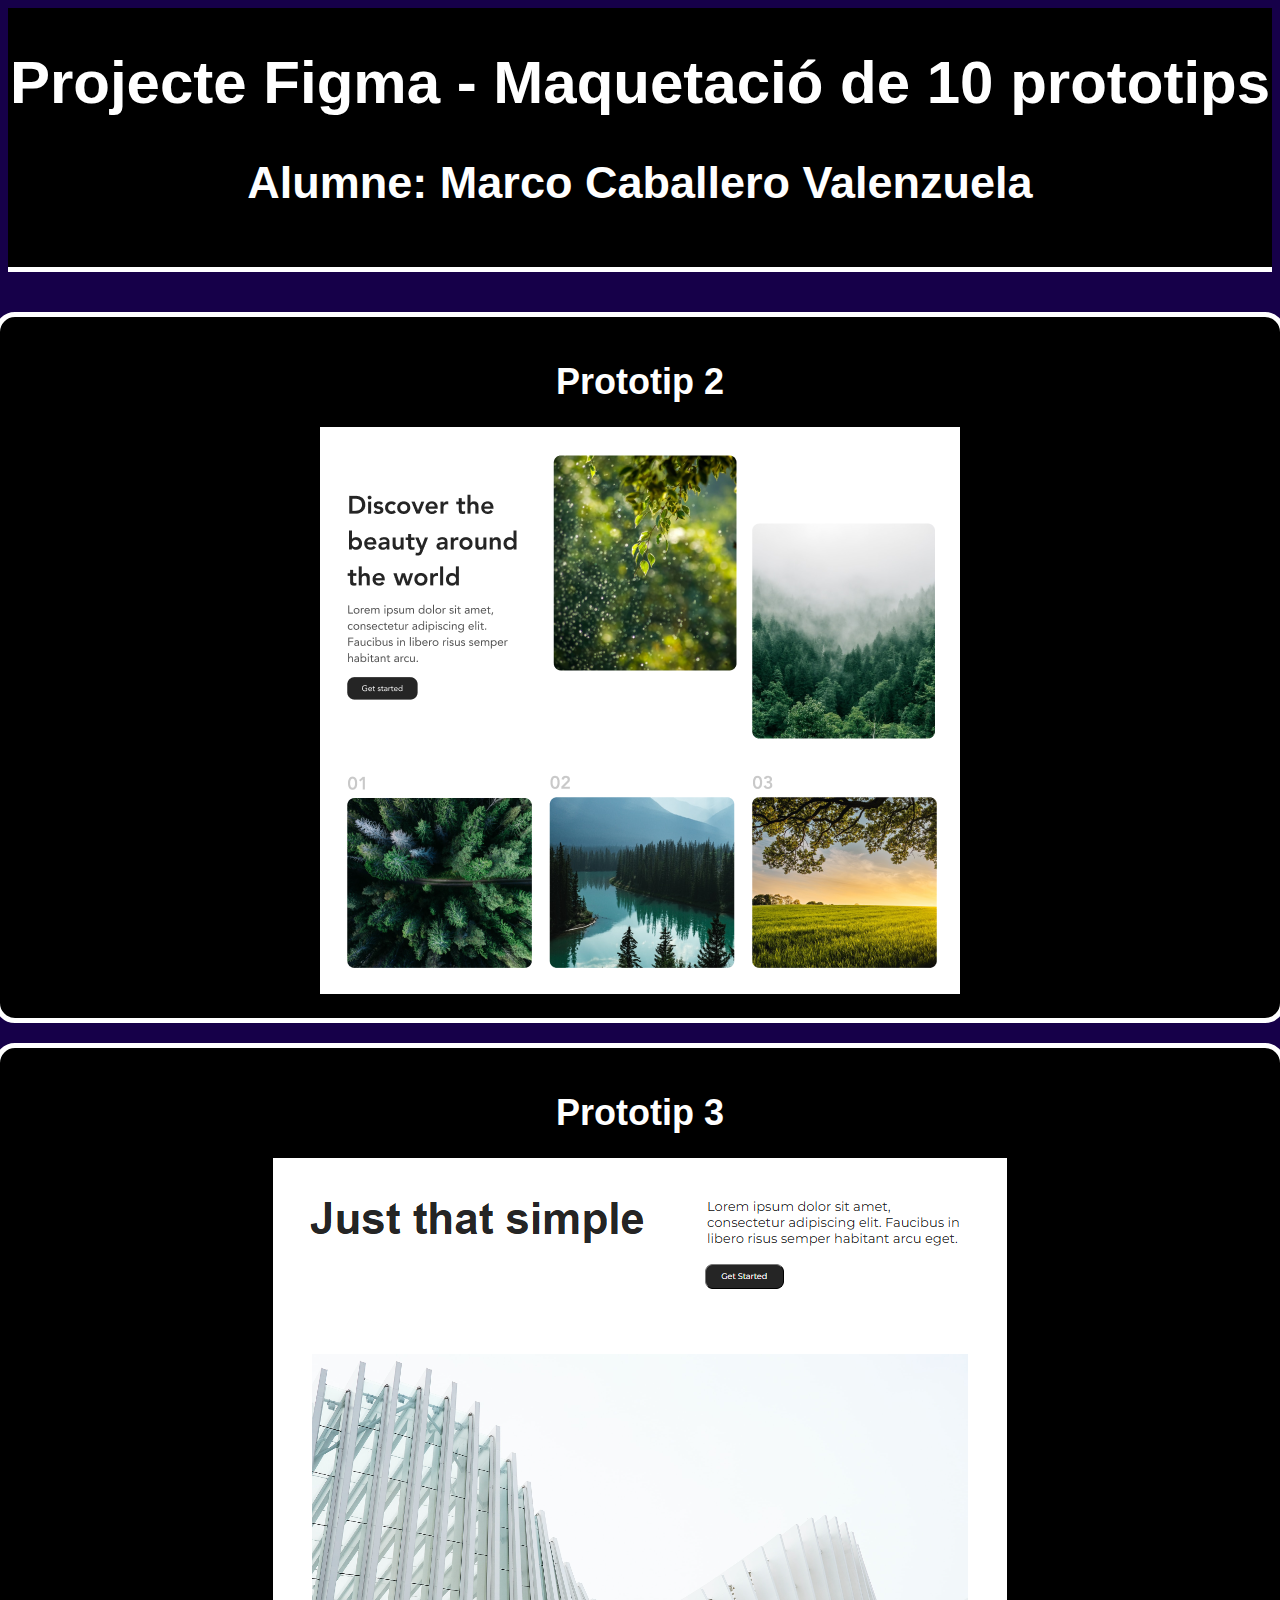
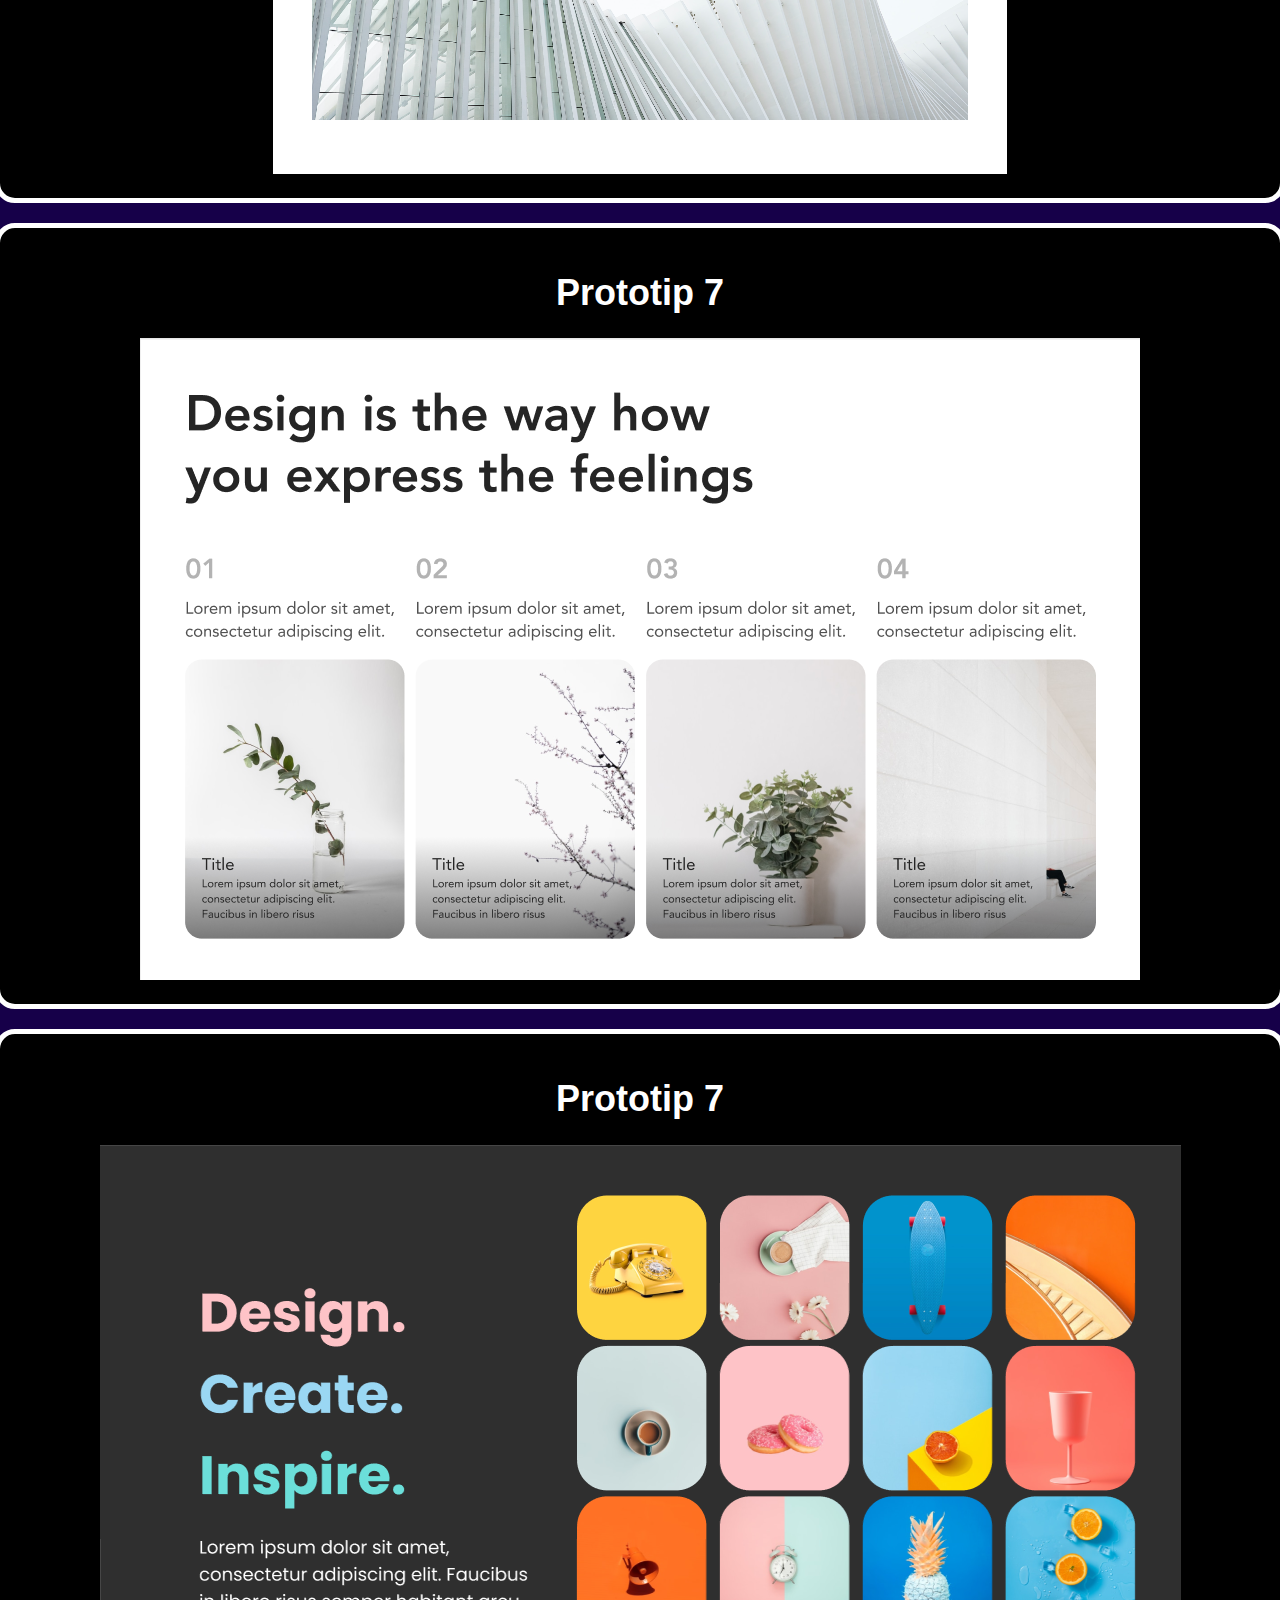
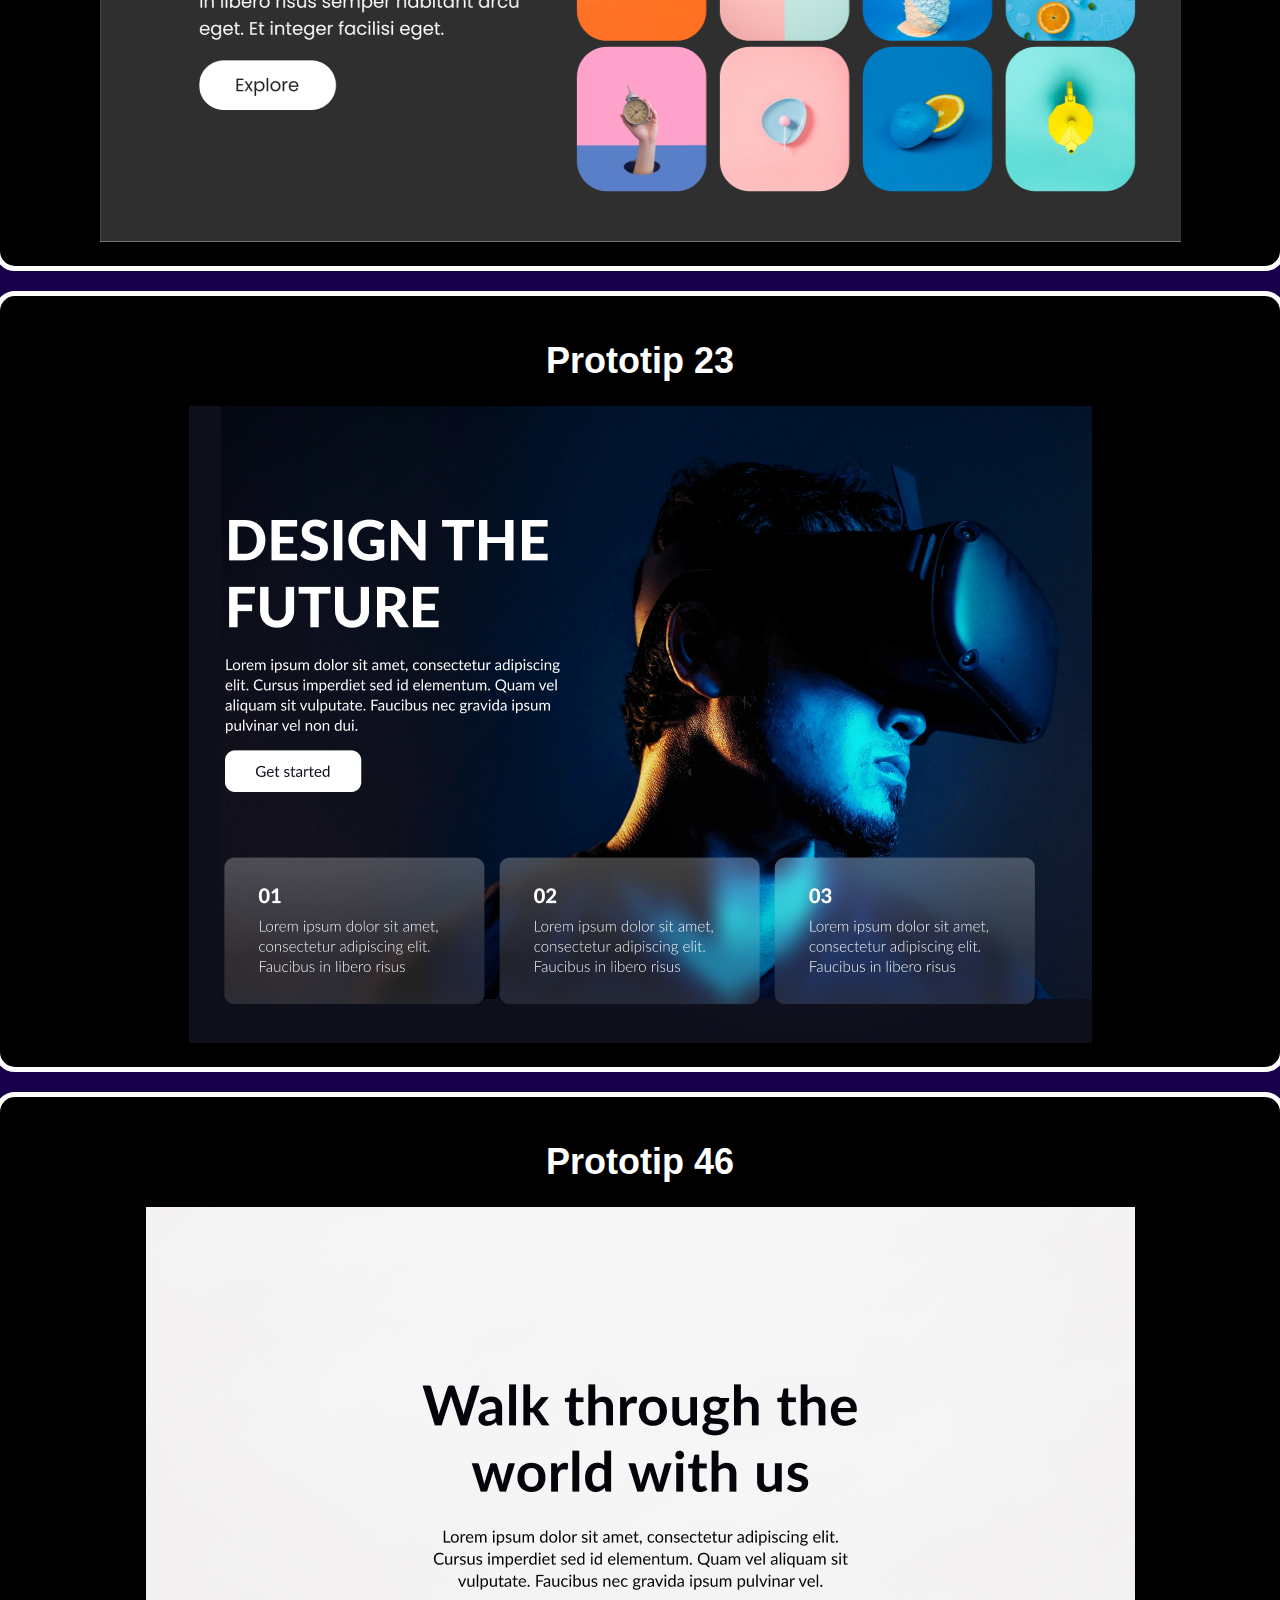
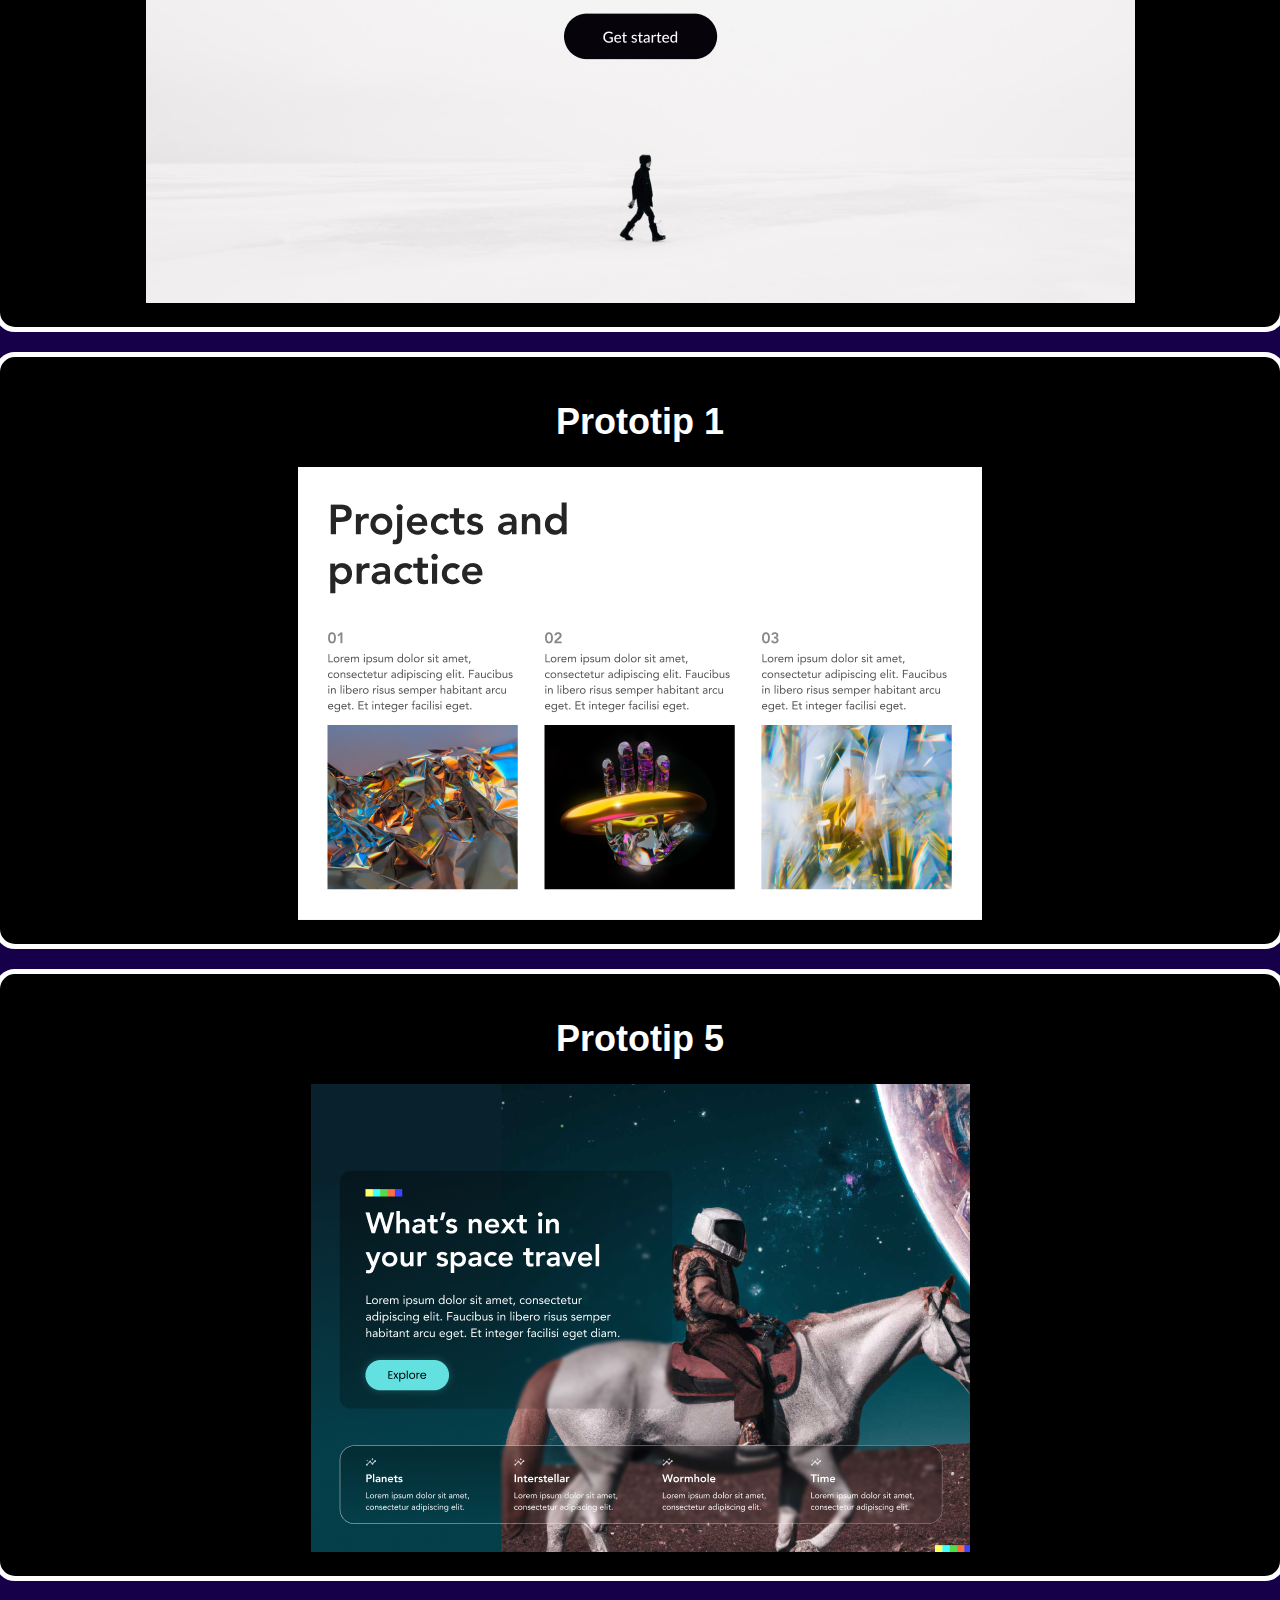
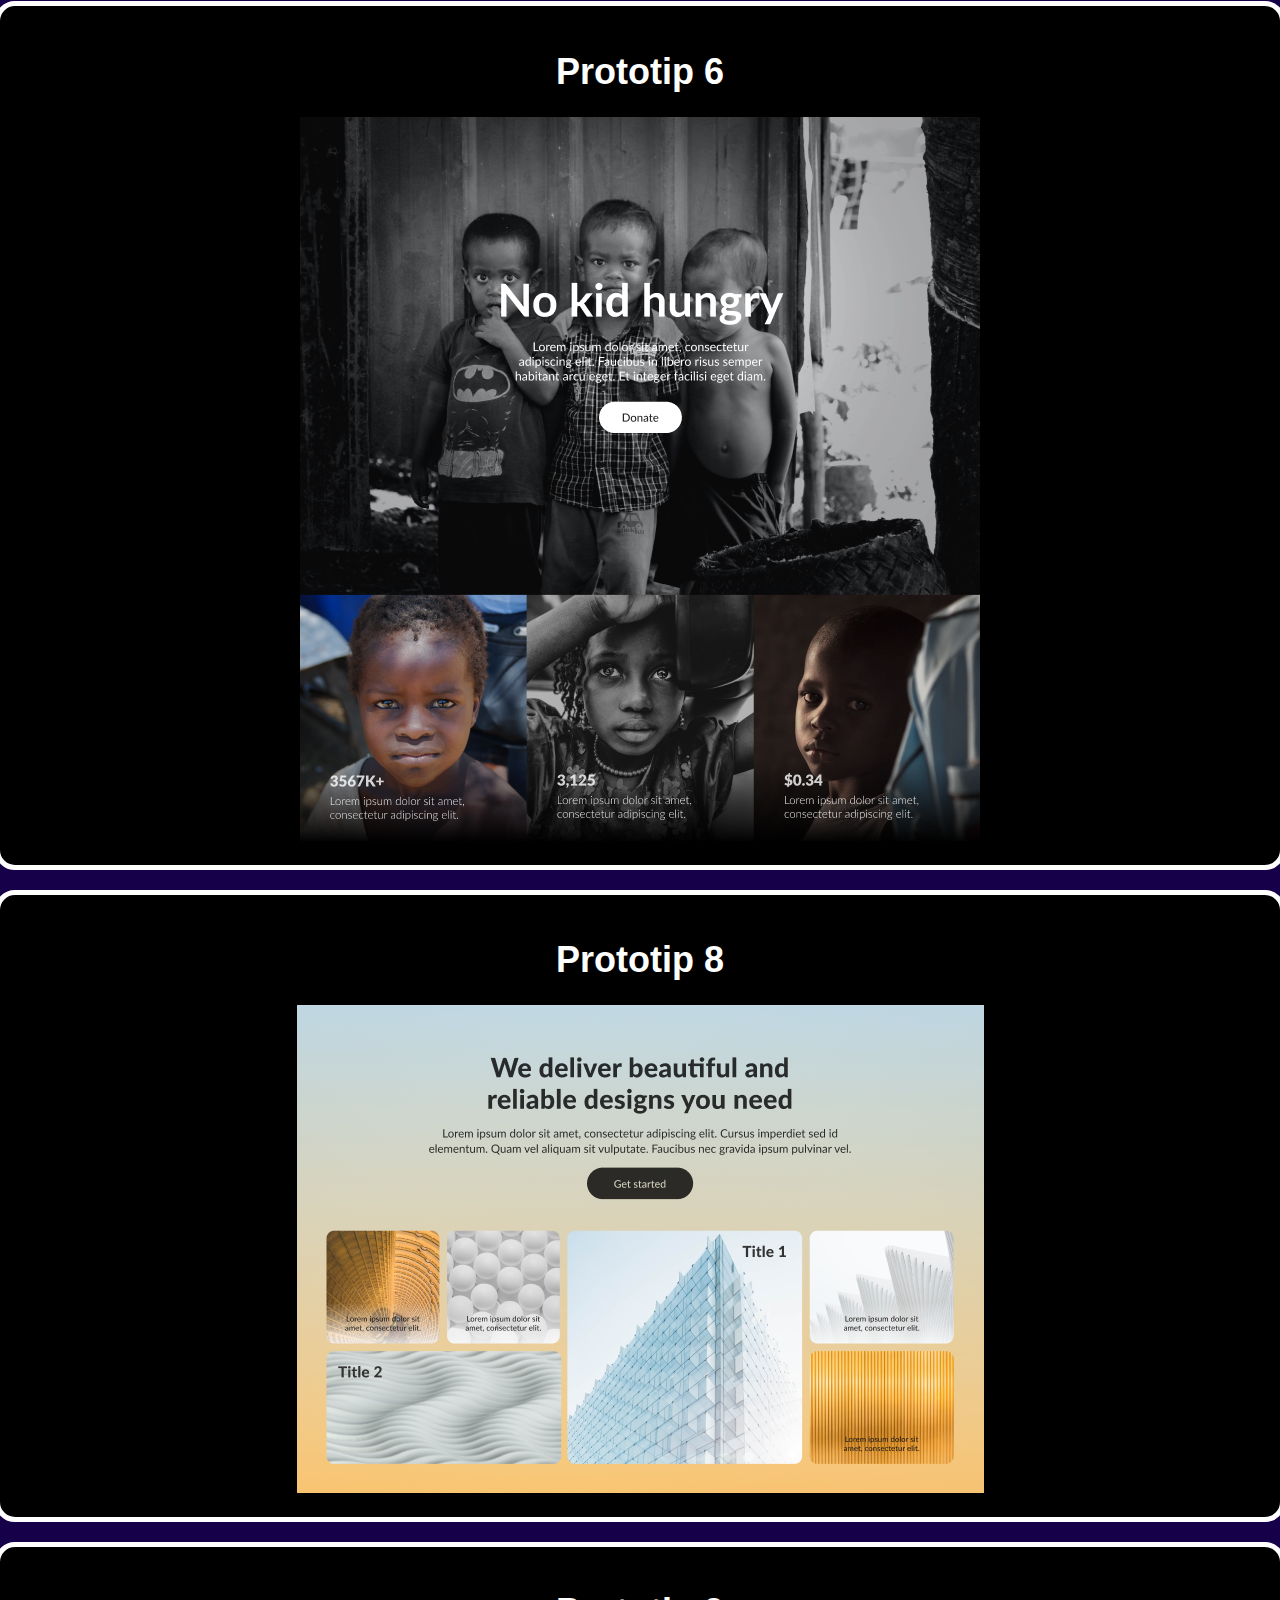
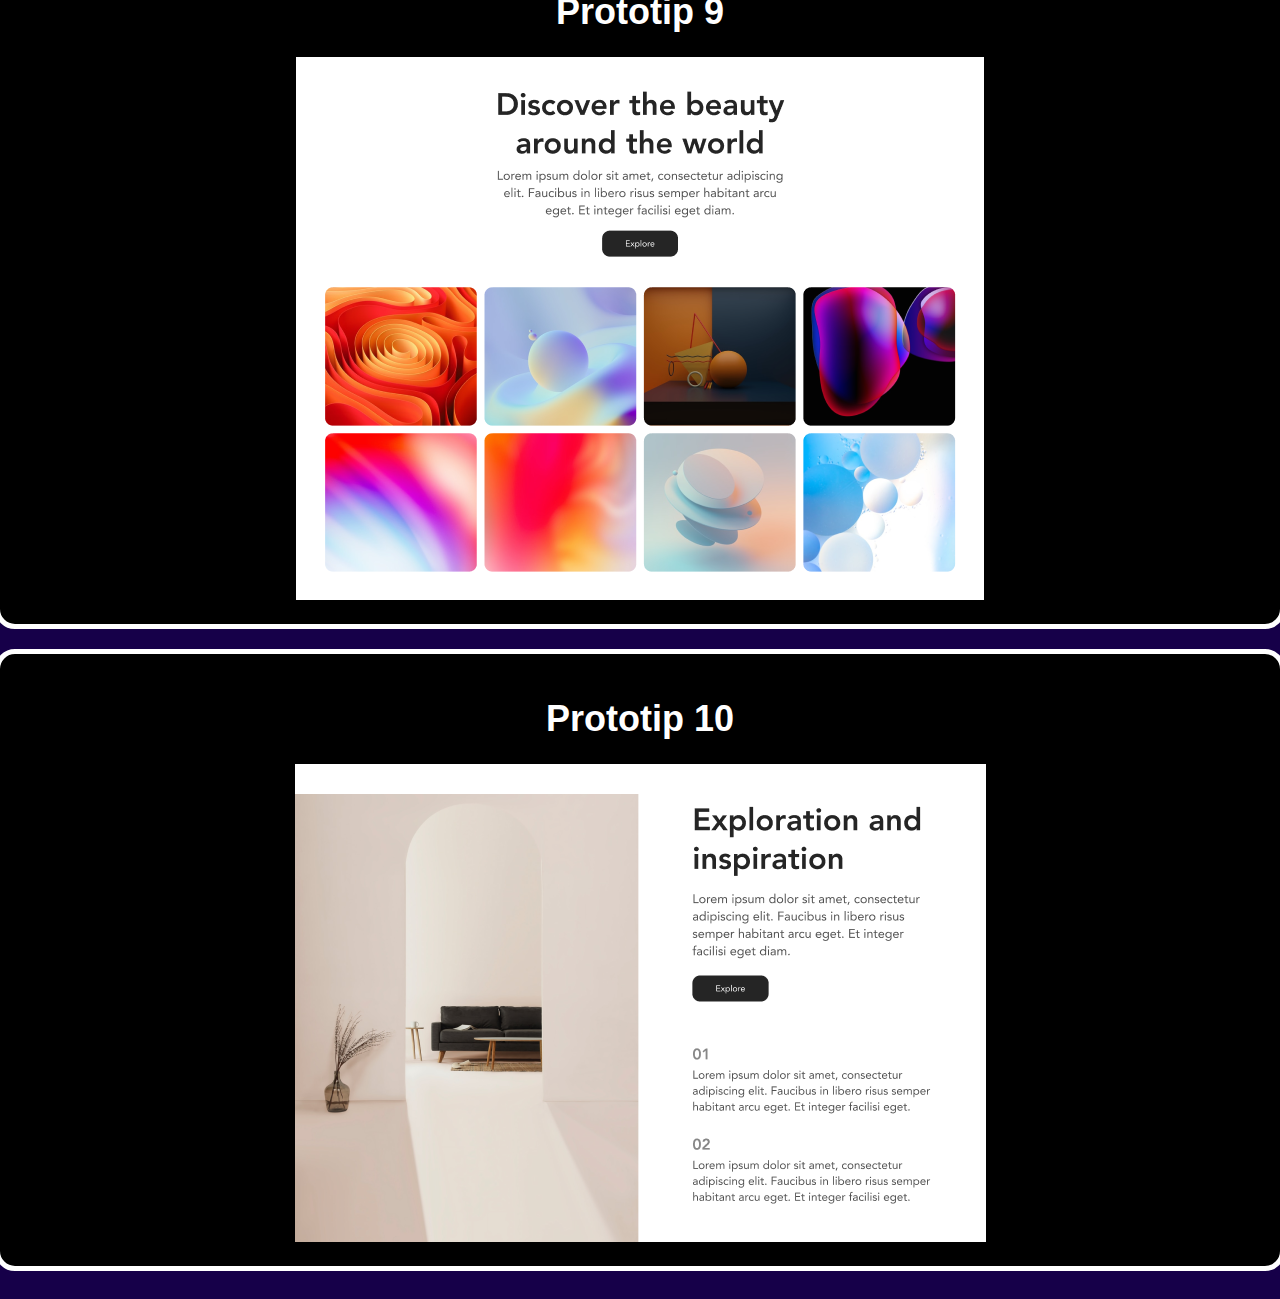
<file: index.html>
<!DOCTYPE html>
<html lang="es">
  <head>
    <meta charset="UTF-8" />
    <meta name="viewport" content="width=device-width, initial-scale=1.0" />
    <title>Inicio</title>
    <link rel="stylesheet" href="index.css" />
  </head>
  <body>

    <header>
      <div>
        <h1>Projecte Figma - Maquetació de 10 prototips</h1>
        <h2>Alumne: Marco Caballero Valenzuela</h2>
      </div>
    </header>

    <div class="grid">

      <div class="contenedor">
        <h1 class="naranja">Prototip 2</h1>
        <a href="prototip_4/index2.html">
          <img src="img/image3.png" alt="Prototip 2" />
        </a>
      </div>

      <div class="contenedor">
        <h1 class="naranja">Prototip 3</h1>
        <a href="prototip_3/index1.html">
          <img src="img/image.png" alt="Prototip 3" />
        </a>
      </div>

      <div class="contenedor">
        <h1 class="naranja">Prototip 7</h1>
        <a href="prototip_2/index3.html">
          <img src="img/image2.png" alt="Prototip 7" />
        </a>
      </div>

      <div class="contenedor">
        <h1 class="naranja">Prototip 7</h1>
        <a href="prototip_7/index4.html">
          <img src="img/image4.png" alt="Prototip 10" />
        </a>
      </div>

      <div class="contenedor">
        <h1 class="naranja">Prototip 23</h1>
        <a href="prototip_23/index5.html">
          <img src="img/image5.png" alt="Prototip 23" />
        </a>
      </div>

      <div class="contenedor">
        <h1 class="naranja">Prototip 46</h1>
        <a href="prototip_46/index6.html">
          <img src="img/image6.png" alt="Prototip 46" />
        </a>
      </div>

      <div class="contenedor">
        <h1 class="naranja">Prototip 1</h1>
        <a href="prototip_1/index.html">
          <img src="img/image7.png" alt="Prototip 1" />
        </a>
      </div>

      <div class="contenedor">
        <h1 class="naranja">Prototip 5</h1>
        <a href="prototip_5/index.html">
          <img src="img/image8.png" alt="Prototip 5" />
        </a>
      </div>

      <div class="contenedor">
        <h1 class="naranja">Prototip 6</h1>
        <a href="prototip_6/index.html">
          <img src="img/image9.png" alt="Prototip 6" />
        </a>
      </div>

      <div class="contenedor">
        <h1 class="naranja">Prototip 8</h1>
        <a href="prototip_8/index.html">
          <img src="img/image10.png" alt="Prototip 8" />
        </a>
      </div>

      <div class="contenedor">
        <h1 class="naranja">Prototip 9</h1>
        <a href="prototip_9/index.html">
          <img src="img/image11.png" alt="Prototip 9" />
        </a>
      </div>

      <div class="contenedor">
        <h1 class="naranja">Prototip 10</h1>
        <a href="prototip_10/index.html">
          <img src="img/image12.png" alt="Prototip 10" />
        </a>
      </div>

    </div>
  </body>
</html>
</file>
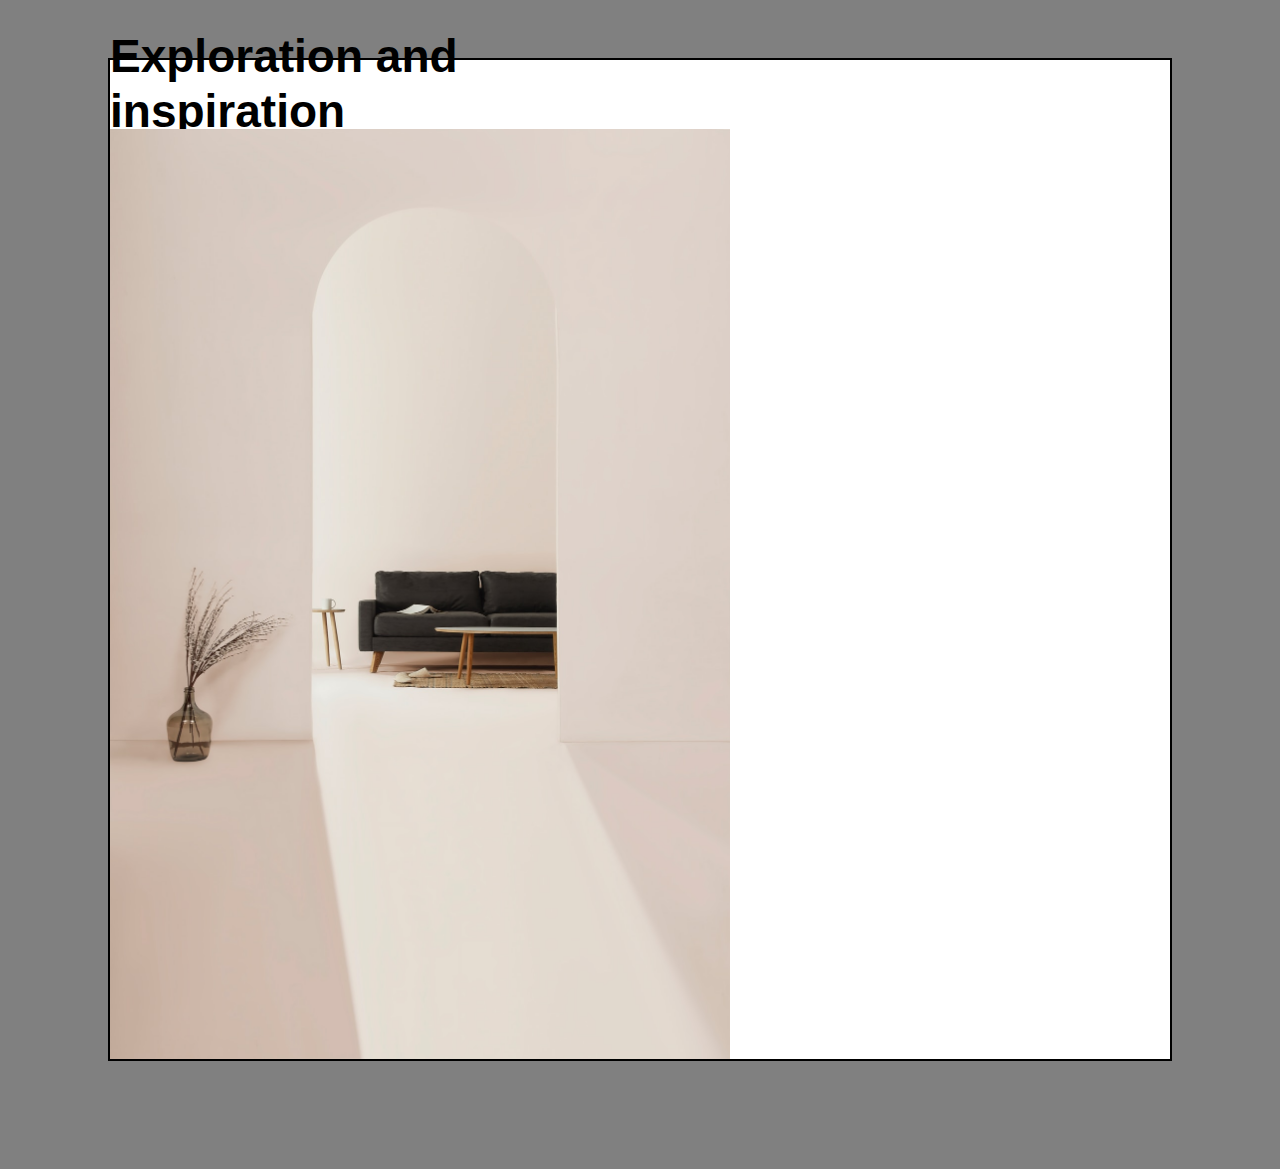
<file: prototip_10/index.html>
<!DOCTYPE html>
<html lang="es">
  <head>
    <meta charset="UTF-8"/>
    <meta name="viewport" content="width=device-width, initial-scale=1.0"/>
    <title>Targeta 10</title>
    <link rel="stylesheet" href="index.css"/>
    <link rel="preconnect" href="https://fonts.googleapis.com" />
    <link rel="preconnect" href="https://fonts.gstatic.com" crossorigin />
    <link rel="preconnect" href="https://fonts.googleapis.com" />
    <link rel="preconnect" href="https://fonts.gstatic.com" crossorigin />
    <link>
  </head>
  <body>
    <div class="container2">
      <div class="foto">
        <img src="images/1.jpg" alt="Foto" height="930"/>
      </div>

      <div class="espacio">
        <div class="texto">
          <h1>Exploration and inspiration</h1>
          <p>
            Lorem ipsum dolor sit amet, consectetur adipiscing elit. Faucibus in libero risus semper habitant arcu eget. Et integer facilisi eget diam.
          </p>
          <button class="botones">
            Explore
          </button>

            <div class="inferior">
            <h2>
              01
            </h2>
            <p>
              Lorem ipsum dolor sit amet, consectetur adipiscing elit. Faucibus in libero risus semper habitant arcu eget. Et integer facilisi eget.
            </p>
            <h2>
              02
            </h2>
            <p>
              Lorem ipsum dolor sit amet, consectetur adipiscing elit. Faucibus in libero risus semper habitant arcu eget. Et integer facilisi eget.
            </p>
          </div>
        </div>
      </div>
    </div>
  </body>
</html>
</file>
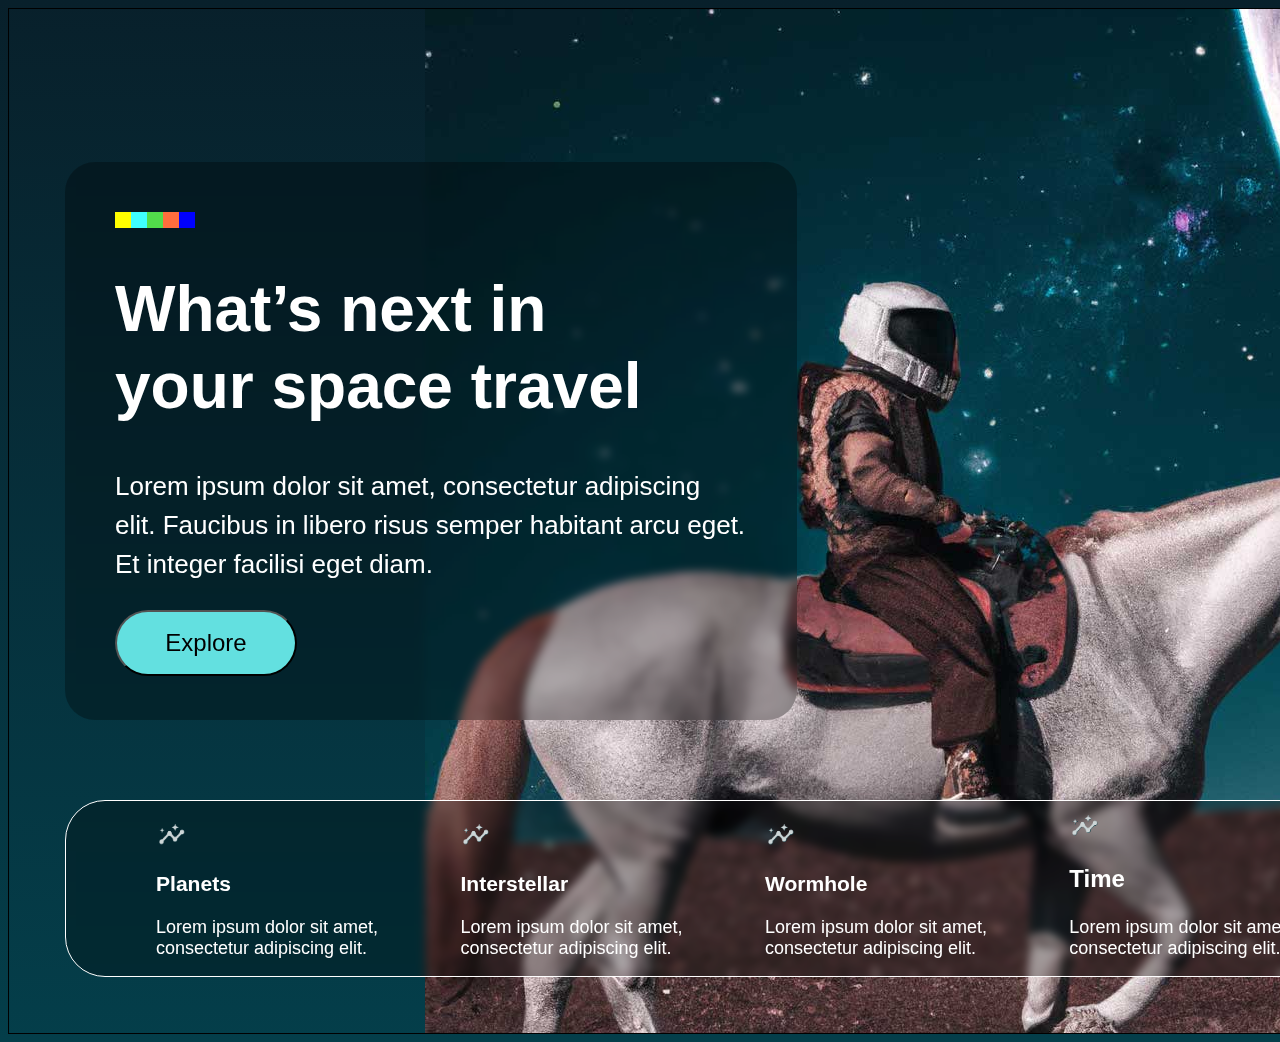
<file: prototip_5/index.html>
<!DOCTYPE html>
<html lang="en">
<head>
    <meta charset="UTF-8">
    <meta name="viewport" content="width=device-width, initial-scale=1.0">
    <title>figma-4</title>
    <link rel="stylesheet" href="index.css">
    <link rel="preconnect" href="https://fonts.googleapis.com" />
    <link rel="preconnect" href="https://fonts.gstatic.com" crossorigin />
    <link rel="preconnect" href="https://fonts.googleapis.com" />
    <link rel="preconnect" href="https://fonts.gstatic.com" crossorigin />
    <link>
</head>
<body>
    <div class="container">

        <div class="container1">
            <div class="colores">
                <div class="color1">a</div>
                <div class="color2">b</div>
                <div class="color3">c</div>
                <div class="color4">d</div>
                <div class="color5">e</div>
            </div>
            <h1>What’s next in<br> your space travel</h1>
            <p>Lorem ipsum dolor sit amet, consectetur adipiscing elit. Faucibus in libero risus semper habitant arcu eget. Et integer facilisi eget diam.</p>
            <button>Explore</button>
        </div>

        <div class="container2">
            <div class="col1">
                <img src="images/2.png" alt="logotipo">
                <h3>Planets</h3>
                <p>Lorem ipsum dolor sit amet, consectetur adipiscing elit.</p>
            </div>
            <div class="col2">
                <img src="images/2.png" alt="logotipo">
                <h3>Interstellar</h3>
                <p>Lorem ipsum dolor sit amet, consectetur adipiscing elit.</p>
            </div>
            <div class="col3">
                <img src="images/2.png" alt="logotipo">
                <h3>Wormhole</h3>
                <p>Lorem ipsum dolor sit amet, consectetur adipiscing elit.</p>
            </div>
            <div class="col4">
                <img src="images/2.png" alt="logotipo">
                <h3>Time</h3>
                <p>Lorem ipsum dolor sit amet, consectetur adipiscing elit.</p>
            </div>
        </div>
   </div>
</body>
</html>
</file>
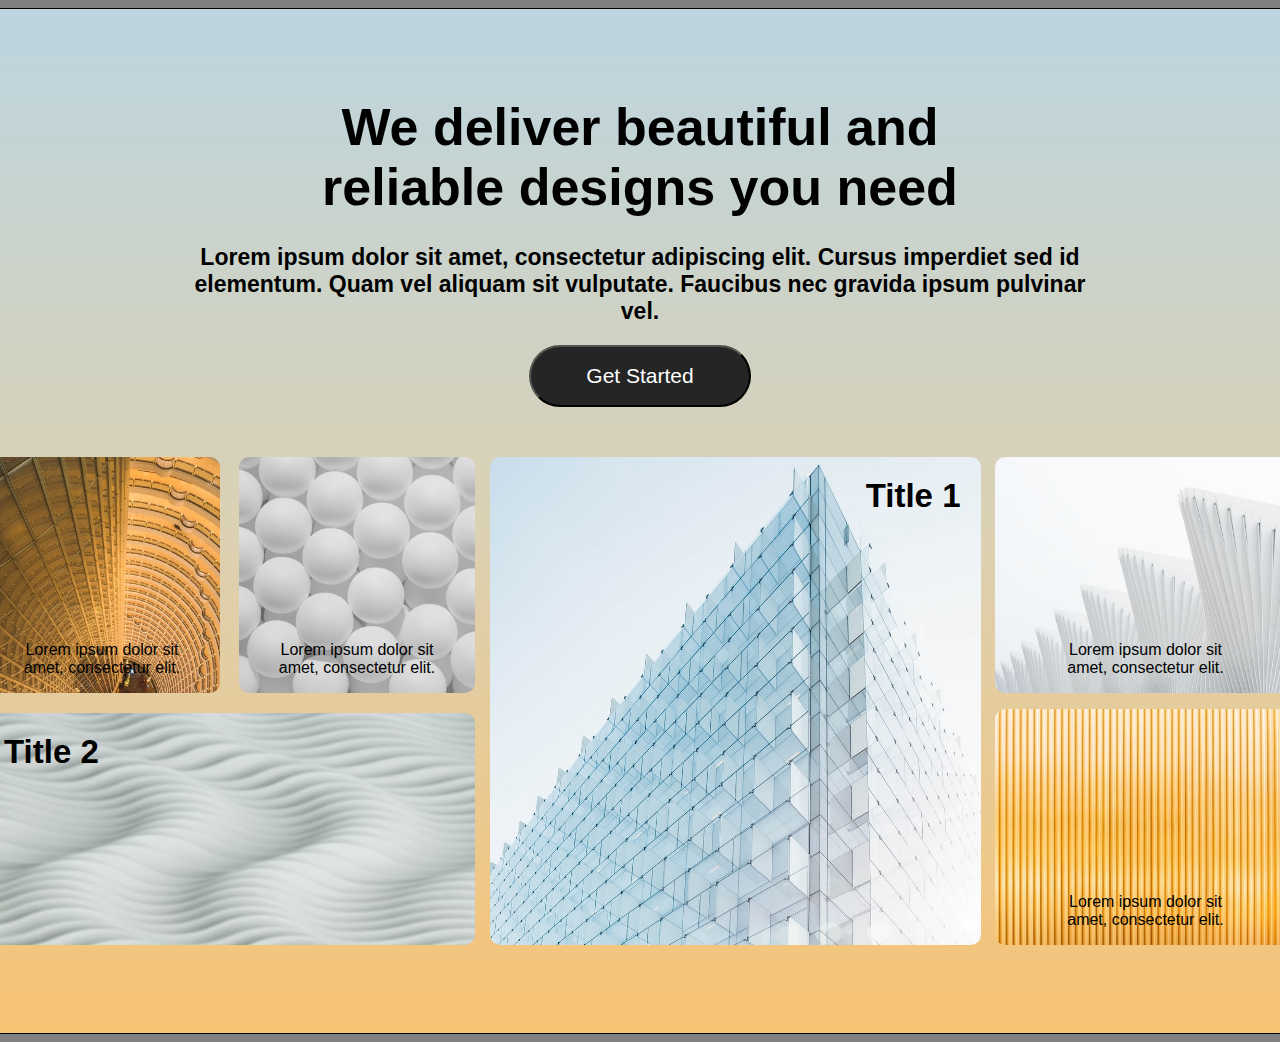
<file: prototip_8/index.html>
<!DOCTYPE html>
<html lang="en">
<head>
    <meta charset="UTF-8">
    <meta name="viewport" content="width=device-width, initial-scale=1.0">
    <title>figma 6</title>
    <link rel="stylesheet" href="index.css">
    <link rel="stylesheet" href="index.css">
    <link rel="preconnect" href="https://fonts.googleapis.com" />
    <link rel="preconnect" href="https://fonts.gstatic.com" crossorigin />
    <link rel="preconnect" href="https://fonts.googleapis.com" />
    <link rel="preconnect" href="https://fonts.gstatic.com" crossorigin />
    <link>
</head>
<body>
    <div class="container">
    
        <div class="container1">
            <div class="titulo"><h1>We deliver beautiful and reliable designs you need</h1></div>
            <h3>Lorem ipsum dolor sit amet, consectetur adipiscing elit. Cursus imperdiet sed id elementum. Quam vel aliquam sit vulputate. Faucibus nec gravida ipsum pulvinar vel.</h3>
            <button>Get Started</button>
        </div>
        <div class="container2">

            <div class="izquierda">
                <div class="superior">
                    <div class="tunel"> <p>Lorem ipsum dolor sit amet, consectetur elit.</p> </div>
                    <div class="circulos"> <p>Lorem ipsum dolor sit amet, consectetur elit.</p> </div>
                </div>

                <div class="ondas"> <h2>Title 2</h2> </div>
            </div>

            <div class="centro">
                <h2>Title 1</h2>
            </div>

            <div class="derecha">

                <div class="columna"> <p>Lorem ipsum dolor sit amet, consectetur elit.</p> </div>
                <div class="pared"> <p>Lorem ipsum dolor sit amet, consectetur elit.</p> </div>
    
            </div>

        </div>

    </div>
</body>
</html>
</file>
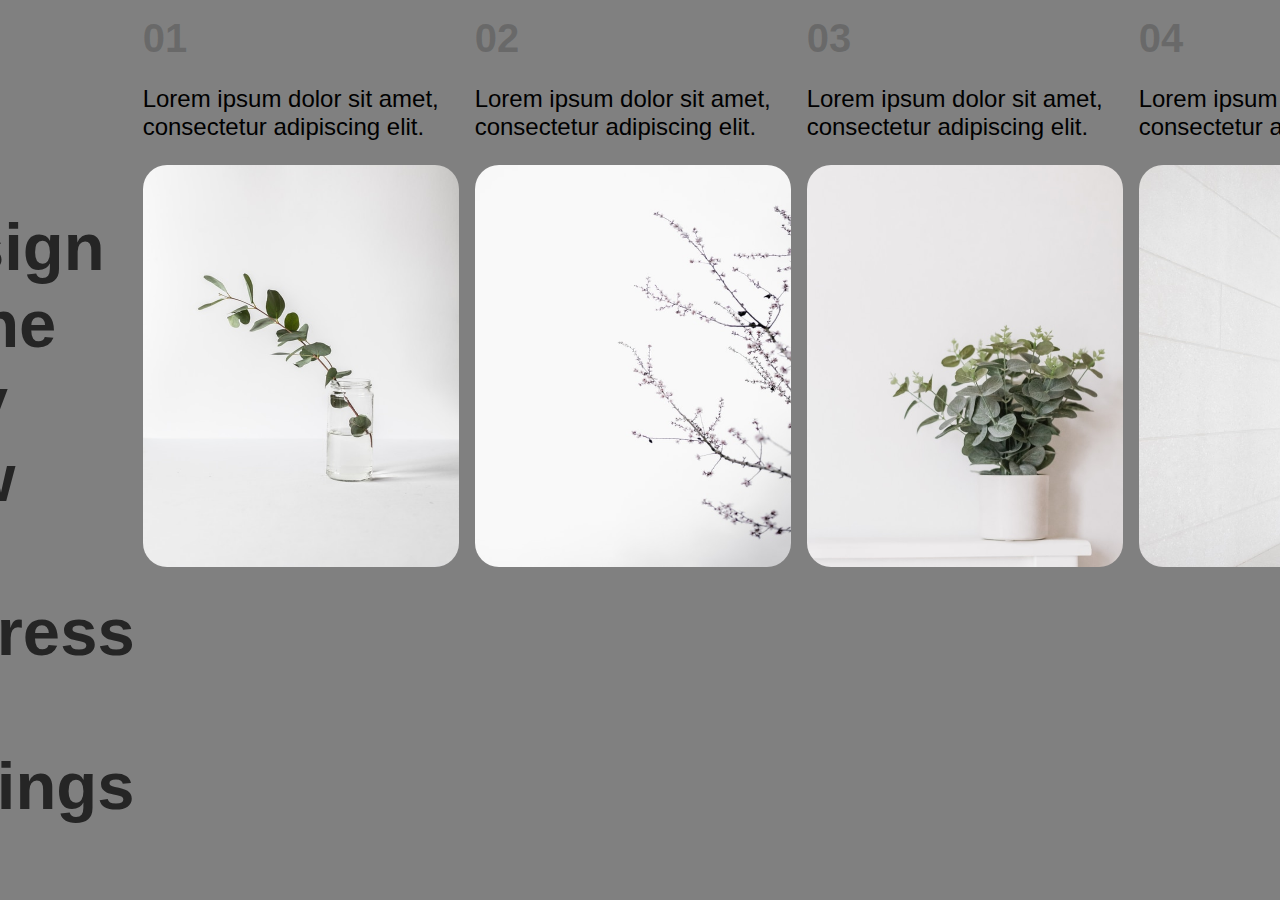
<file: prototip_2/index3.html>
<!DOCTYPE html>
<html lang="es">
<head>
    <meta charset="UTF-8">
    <meta name="viewport" content="width=device-width, initial-scale=1.0">
    <title>Targeta 7</title>
    <link rel="stylesheet" href="index3.css">
    <link rel="preconnect" href="https://fonts.googleapis.com" />
    <link rel="preconnect" href="https://fonts.gstatic.com" crossorigin />
    <link rel="preconnect" href="https://fonts.googleapis.com" />
    <link rel="preconnect" href="https://fonts.gstatic.com" crossorigin />
    <link>
</head>
<body>
    <h1>Design is the way how you express the feelings</h1>
    <div class="flex">
    <div class="cuadro">
        <h2><strong>01</strong></h2>
        <p>Lorem ipsum dolor sit amet, consectetur adipiscing elit.</p>
        <img src="images/1.2.jpg" alt="planta">
    </div>
    <div class="cuadro">
        <h2><strong>02</strong></h2>
        <p>Lorem ipsum dolor sit amet, consectetur adipiscing elit.</p>
        <img src="images/2.2.jpg" alt="planta">
    </div>
    <div class="cuadro">
        <h2><strong>03</strong></h2>
        <p>Lorem ipsum dolor sit amet, consectetur adipiscing elit.</p>
        <img src="images/3.2.jpg" alt="planta">
    </div>
    <div class="cuadro">
        <h2><strong>04</strong></h2>
        <p>Lorem ipsum dolor sit amet, consectetur adipiscing elit.</p>
        <img src="images/4.2.jpg" alt="planta">
    </div>
    </div>
</body>
</html>
</file>
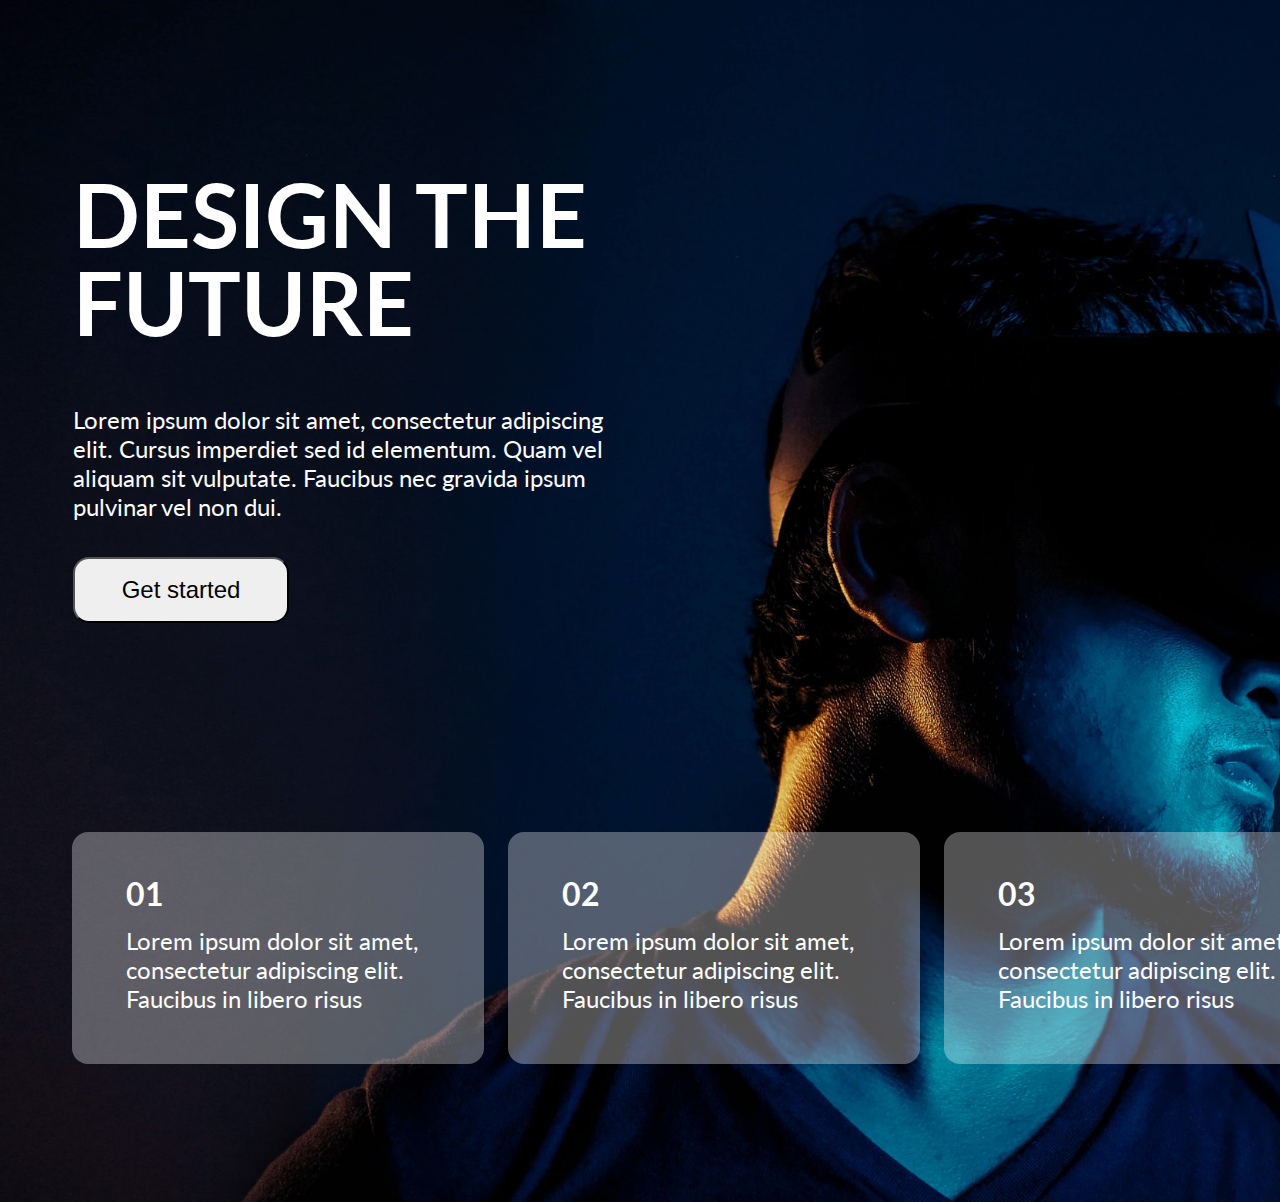
<file: prototip_23/index5.html>
<!DOCTYPE html>
<html lang="en">
<head>
    <meta charset="UTF-8">
    <meta name="viewport" content="width=device-width, initial-scale=1.0">
    <title>Targeta 23</title>
    <link rel="stylesheet" href="index5.css">
    <link rel="preconnect" href="https://fonts.googleapis.com">
    <link rel="preconnect" href="https://fonts.gstatic.com" crossorigin>
    <link href="https://fonts.googleapis.com/css2?family=Lato:ital,wght@0,100;0,300;0,400;0,700;0,900;1,100;1,300;1,400;1,700;1,900&display=swap" rel="stylesheet">
</head>
<body>
    <div class="cuadro2">
        <h1>DESIGN THE FUTURE</h1>
        <p class="texto">Lorem ipsum dolor sit amet, consectetur adipiscing elit. Cursus imperdiet sed id elementum. Quam vel aliquam sit vulputate. Faucibus nec gravida ipsum pulvinar vel non dui.</p>
        <button>Get started</button>
    </div>
    
    <div class="linea">
        <div class="cuadro">
            <h2>01</h2>
            <p>Lorem ipsum dolor sit amet, consectetur adipiscing elit. Faucibus in libero risus</p>
        </div>
        <div class="cuadro">
            <h2>02</h2>
            <p>Lorem ipsum dolor sit amet, consectetur adipiscing elit. Faucibus in libero risus</p>
        </div>
        <div class="cuadro">
            <h2>03</h2>
            <p>Lorem ipsum dolor sit amet, consectetur adipiscing elit. Faucibus in libero risus</p>
        </div>
    </div>
</body>
</html>
</file>
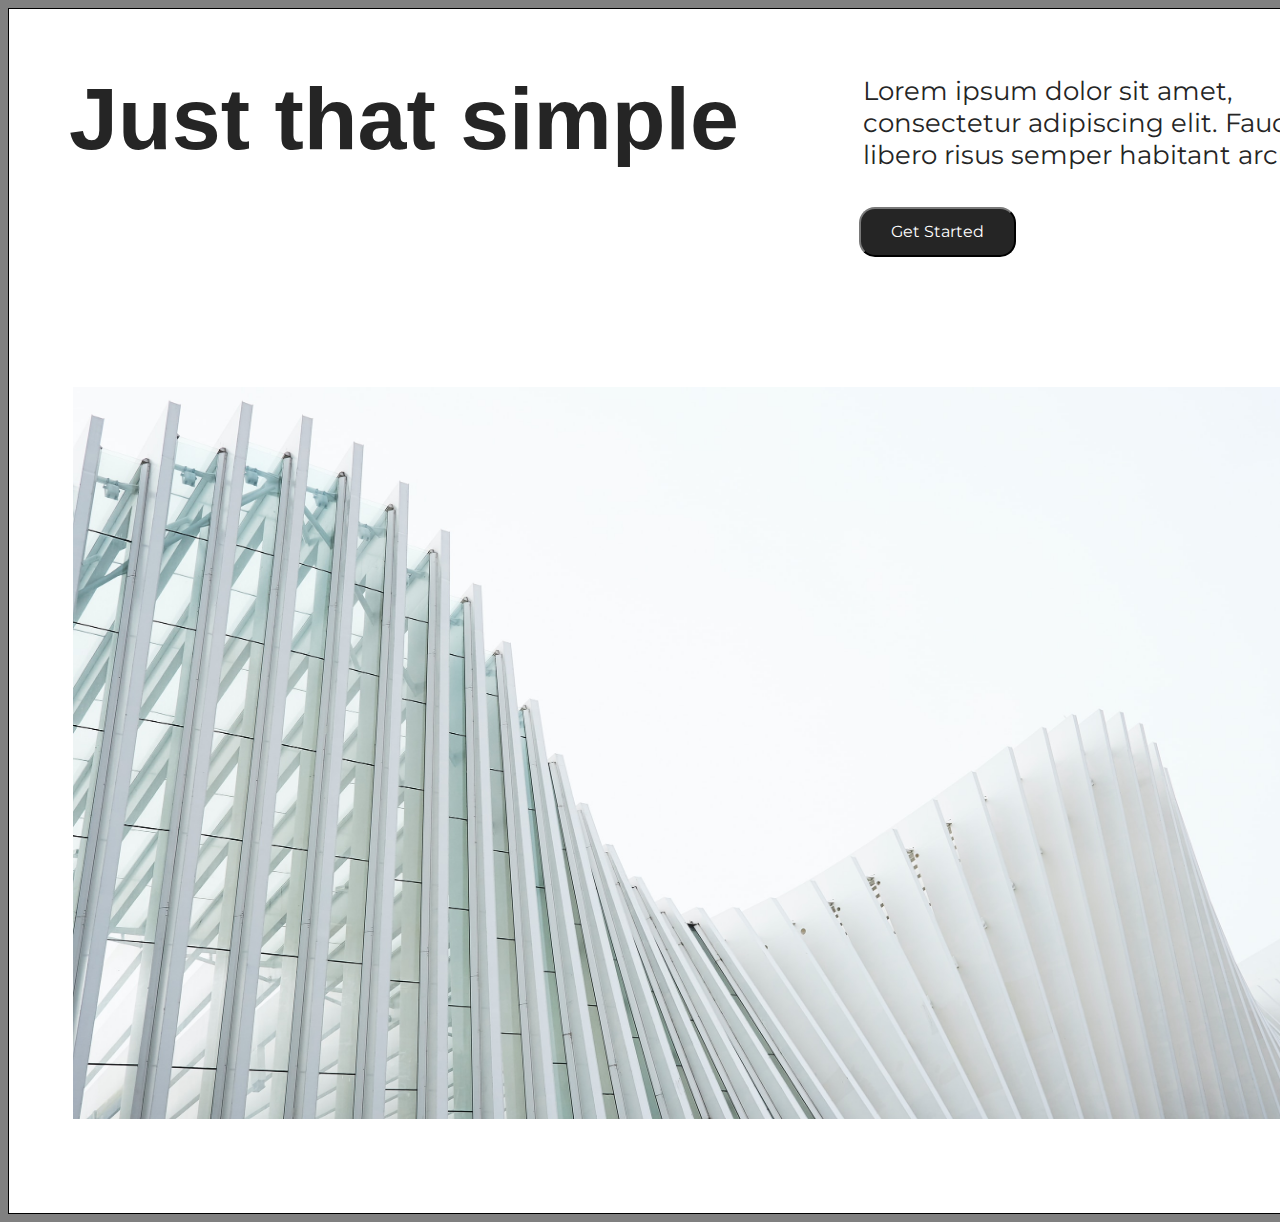
<file: prototip_3/index1.html>
<!DOCTYPE html>
<html lang="en">
  <head>
    <meta charset="UTF-8" />
    <meta name="viewport" content="width=device-width, initial-scale=1.0" />
    <title>Targeta 3</title>
    <link rel="stylesheet" href="index1.css" />
    <link rel="preconnect" href="https://fonts.googleapis.com" />
    <link rel="preconnect" href="https://fonts.gstatic.com" crossorigin />
    <link rel="preconnect" href="https://fonts.googleapis.com" />
    <link rel="preconnect" href="https://fonts.gstatic.com" crossorigin />
    <link
      href="https://fonts.googleapis.com/css2?family=Montserrat:ital,wght@0,100..900;1,100..900&display=swap"
      rel="stylesheet"
    />
  </head>

  <body class="contenedor">
    <main class="blanco">
    <div class="flex">
      <h1>Just that simple</h1>
      <p>
        Lorem ipsum dolor sit amet, consectetur adipiscing elit. Faucibus in
        libero risus semper habitant arcu eget.
      </p>
    </div>
    <button>Get Started</button>
    <div class="flex">
      <img src="images/targeta3.jpg" alt="puente" />
    </div>
    </main>
  </body>
</html>
</file>
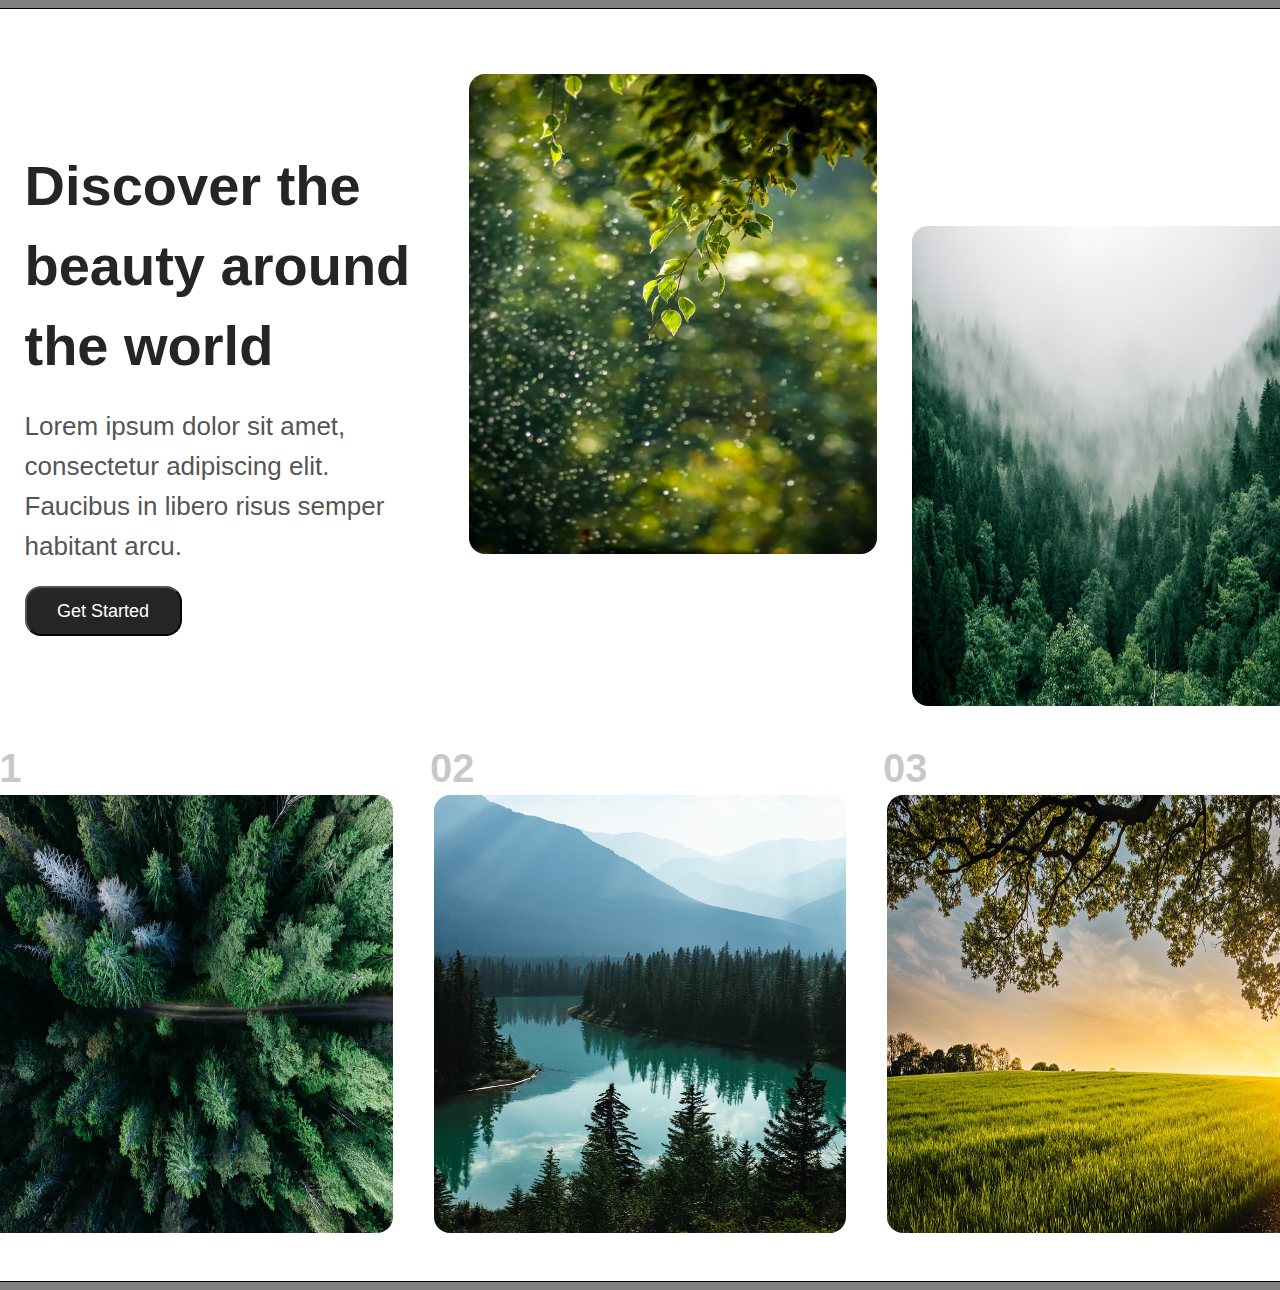
<file: prototip_4/index2.html>
<!DOCTYPE html>
<html lang="es">
<head>
    <meta charset="UTF-8">
    <meta name="viewport" content="width=device-width, initial-scale=1.0">
    <title>Targeta 4</title>
    <link rel="stylesheet" href="index2.css">
    <link rel="preconnect" href="https://fonts.googleapis.com" />
    <link rel="preconnect" href="https://fonts.gstatic.com" crossorigin />
    <link rel="preconnect" href="https://fonts.googleapis.com" />
    <link rel="preconnect" href="https://fonts.gstatic.com" crossorigin />
    <link>

</head>
<body>
    <main class="blanco">
        <div class="fila1">
        <div class="columna">
        <h1>Discover the beauty around the world</h1>
        <p class="texto">Lorem ipsum dolor sit amet, consectetur adipiscing elit. Faucibus in libero risus semper habitant arcu.</p>
        <button>Get Started</button>
        </div>
        <img src="images/1.jpg" alt="hojas" class="imagen1">
        <img src="images/2.jpg" alt="hojas" class="imagen2">
        </div>
        <div class="fila2">
            <div>
                <p><strong>01</strong></p>
                <img src="images/3.jpg" alt="hojas" class="imagen3">
            </div>
            <div>
                <p><strong>02</strong></p>
                <img src="images/4.jpg" alt="hojas" class="imagen3">
            </div>
            <div>
                <p><strong>03</strong></p>
                <img src="images/5.jpg" alt="hojas" class="imagen3">
            </div>
        </div>
    </main>
</body>
</html>
</file>
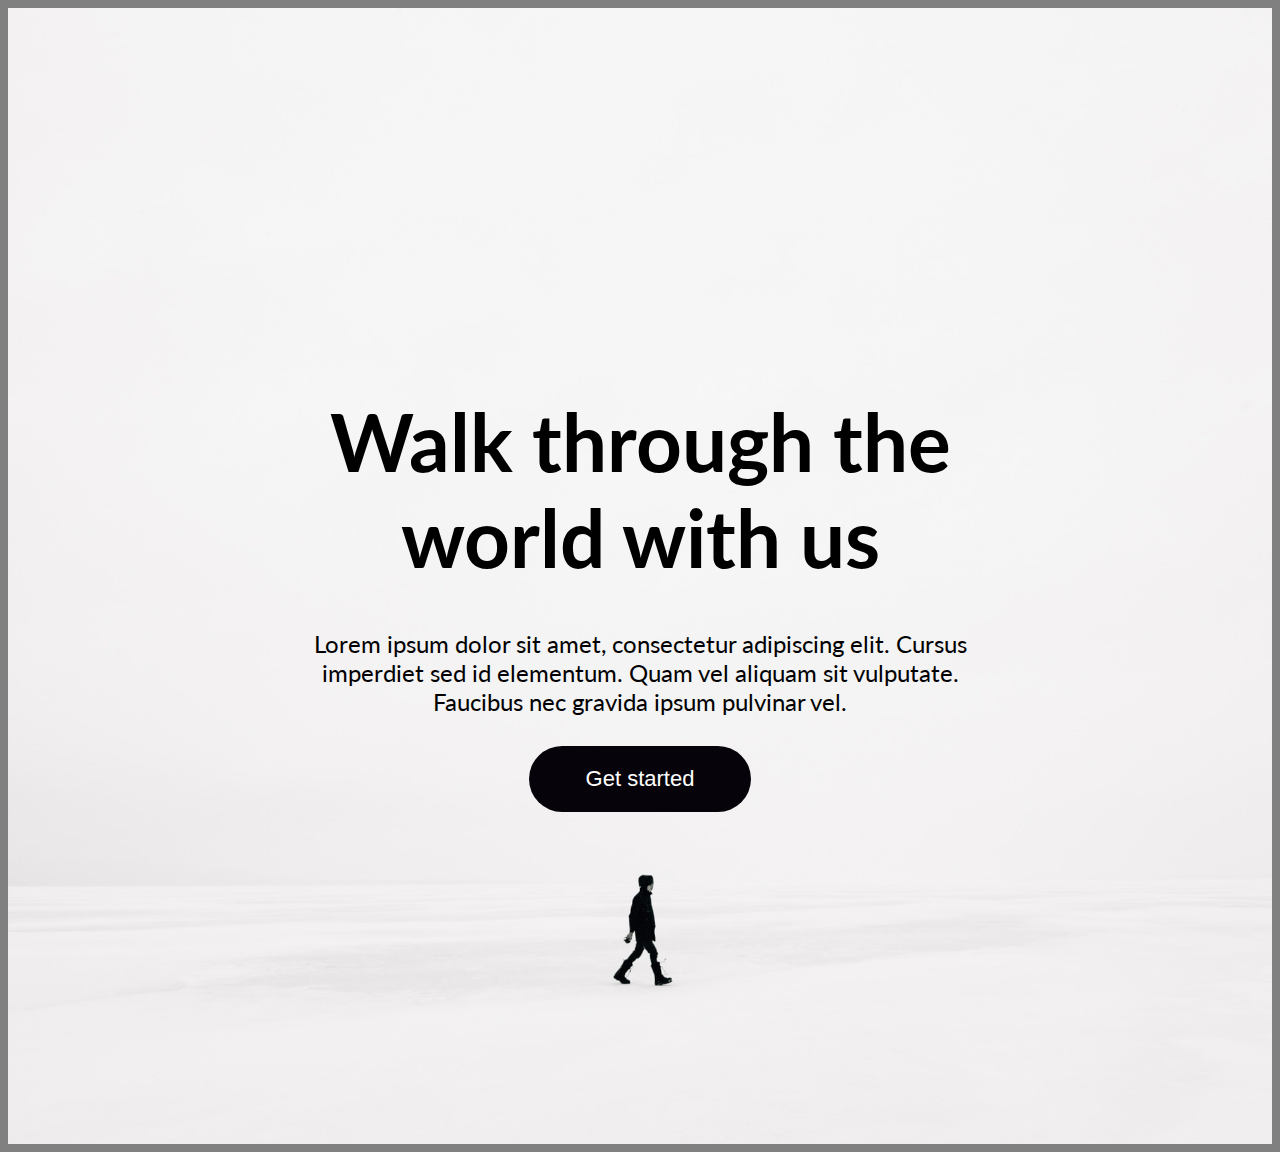
<file: prototip_46/index6.html>
<!DOCTYPE html>
<html lang="en">
<head>
    <meta charset="UTF-8">
    <meta name="viewport" content="width=device-width, initial-scale=1.0">
    <title>Targeta 46</title>
    <link rel="stylesheet" href="index6.css">
    <link rel="preconnect" href="https://fonts.googleapis.com">
    <link rel="preconnect" href="https://fonts.gstatic.com" crossorigin>
    <link href="https://fonts.googleapis.com/css2?family=Lato:ital,wght@0,100;0,300;0,400;0,700;0,900;1,100;1,300;1,400;1,700;1,900&display=swap" rel="stylesheet">
</head>
<body>
    <main class="blanco">
        <div class="texto">
            <h1>Walk through the world with us</h1>
            <p>Lorem ipsum dolor sit amet, consectetur adipiscing elit. Cursus imperdiet sed id elementum. Quam vel aliquam sit vulputate. Faucibus nec gravida ipsum pulvinar vel.</p>
            <button>Get started</button>
        </div>
    </main>
</body>
</html>
</file>
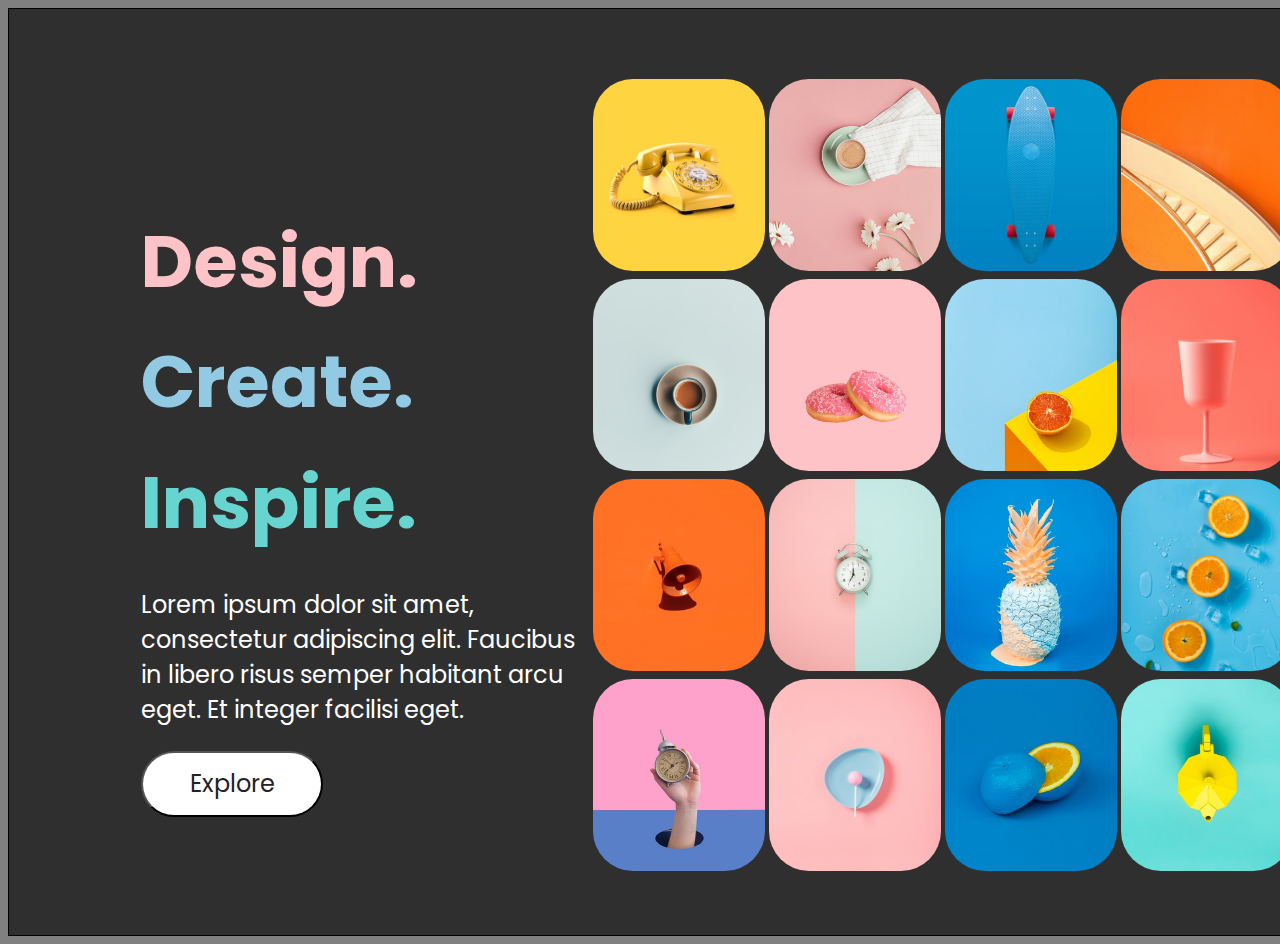
<file: prototip_7/index4.html>
<!DOCTYPE html>
<html lang="es">
<head>
    <meta charset="UTF-8">
    <meta name="viewport" content="width=device-width, initial-scale=1.0">
    <title>targeta 7</title>
    <link rel="stylesheet" href="index4.css">
    <link rel="preconnect" href="https://fonts.googleapis.com">
<link rel="preconnect" href="https://fonts.gstatic.com" crossorigin>
<link href="https://fonts.googleapis.com/css2?family=Poppins:ital,wght@0,100;0,200;0,300;0,400;0,500;0,600;0,700;0,800;0,900;1,100;1,200;1,300;1,400;1,500;1,600;1,700;1,800;1,900&display=swap" rel="stylesheet">
</head>
<body>
    <main class="blanco">
    <div class="contenedor">
        <h1 class= "design">Design.</h1>
        <h1 class="create">Create.</h1>
        <h1 class="inspire">Inspire.</h1>
        <p>Lorem ipsum dolor sit amet, consectetur adipiscing elit. Faucibus in libero risus semper habitant arcu eget. Et integer facilisi eget.</p>
        <button>Explore</button>
    </div>
    <div class="galeria">
        <table>
            <tr>
                <td><img src="images/13.jpg" alt="Imagen 13"></td>
                <td><img src="images/2.jpg" alt="Imagen 2"></td>
                <td><img src="images/11.jpg" alt="Imagen 11"></td>
                <td><img src="images/10.jpg" alt="Imagen 10"></td>
            </tr>
            <tr>
                <td><img src="images/7.jpg" alt="Imagen 7"></td>
                <td><img src="images/3.jpg" alt="Imagen 4"></td>
                <td><img src="images/14.jpg" alt="Imagen 14"></td>
                <td><img src="images/5.jpg" alt="Imagen 5"></td>
            </tr>
            <tr>
                <td><img src="images/8.jpg" alt="Imagen 8"></td>
                <td><img src="images/12.jpg" alt="Imagen 12"></td>
                <td><img src="images/15.jpg" alt="Imagen 15"></td>
                <td><img src="images/4.jpg" alt="Imagen 4"></td>
            </tr>
            <tr>
                <td><img src="images/6.jpg" alt="Imagen 6"></td>
                <td><img src="images/9.jpg" alt="Imagen 9"></td>
                <td><img src="images/16.jpg" alt="Imagen 16"></td>
                <td><img src="images/1.jpg" alt="Imagen 1"></td>
            </tr>
        </table>
    </div>
    </main>
</body>
</html>
</file>
<file: index.css>
body {
  background-color: rgb(22, 0, 73);
  display: flex;
  align-items: center;
  flex-direction: column;
  font-family: sans-serif;
}

.contenedor {
  border: 5px solid rgb(255, 255, 255);
  background-color: rgb(0, 0, 0);
  padding: 20px 40px;
  width: 1200px;
  border-radius: 20px;
  margin-bottom: 20px;
  display: flex;
  align-items: center;
  flex-direction: column;
}

.naranja {
  color: rgb(255, 255, 255);
  font-size: 36px;
}

header {
  display: flex;
  justify-content: center;
  padding-bottom: 20px;
  background-color: rgb(0, 0, 0);
  width: 100%;
  color: rgb(255, 255, 255);
  margin-bottom: 40px;
  text-align: center;
  border-bottom: 5px solid rgb(255, 255, 255);
  font-size: 30px;
}
</file>
<file: prototip_10/index.css>
.texto {
  width: 400px;
  height: 100px;
  font-size: 23px;
  line-height: 1.2;
  font-family: Arial, Helvetica, sans-serif;
}

.texto p {
  color: #777777;
}

.texto h2 {
  color : #969696;
}

.container2 {
  height: 999px;
  width: 1440px;
  display: flex;
  flex-wrap: wrap-reverse;
  border: 2px solid #000000;
  margin: 50px 100px 100px 100px;
  background-color: white;
}

.foto {
  display: flex;
  flex-direction: column;
  justify-content: end;
  margin-right: 100px;
}


.botones {
  font-size:18px;
  border-radius: 20px;
  width: 150px;
  height: 50px;
  background-color: #000000;
  color: #ffffff;
}

body {
  font-family: "Lexend Deca", sans-serif;
  background-color: gray;
  display: flex;
  justify-content: center;
}
</file>
<file: prototip_5/index.css>
body {
    background: linear-gradient(to bottom, #08202b, #043e4a);
    font-family: "Lexend Deca", sans-serif;
}

.container {
    width: 1440px;
    height: 1024px;
    background-image: url(images/1.jpg);
    background-repeat: no-repeat;
    background-position: right;
    border: 1px solid rgb(0, 0, 0);
}

.container1 {
    width: 632px;
    height: 458px;
    margin-left: 56px;
    margin-top: 153px;
    color: white;
    border-radius: 30px;
    background-color: rgba(0, 0, 0, 0.3);
    backdrop-filter: blur(4px);
    font-family: 'Arial', sans-serif;
    padding: 50px;
}

.container1 h1 {
    font-size: 64px;
    font-weight: bold;
    line-height: 1.2;
}

.container1 p {
    font-size: 26px;
    line-height: 1.5;
}

.container1 button {
    border-radius: 50px;
    background-color: #63e0e0;
    width: 182px;
    height: 66px;
    font-size: 24px;
}

.colores {
    display: flex;
}

.color1 {
    background-color: yellow;
    color: yellow;
    width: 16px;
    height: 16px;
}
.color2 {
    background-color: #3fffff;
    color: #3fffff;
    width: 16px;
    height: 16px;
}
.color3 {
    background-color: #52dc4b;
    color: #52dc4b;
    width: 16px;
    height: 16px;
}
.color4 {
    background-color: #ff6e3d;
    color: #ff6e3d;
    width: 16px;
    height: 16px;
}
.color5 {
    background-color: blue;
    color: blue;
    width: 16px;
    height: 16px;
}

.container2 {
    width: 1222px;
    height: 75px;
    margin-left: 56px;
    margin-top: 80px;
    color: white;
    border-radius: 40px;
    border: white 1px solid;
    background-color: rgba(0, 0, 0, 0.3);
    backdrop-filter: blur(4px);
    font-family: 'Arial', sans-serif;
    padding: 50px;
}

.col1, .col2, .col3, .col4 {
    display: inline-block;
    margin: -40px 30px 10px 40px;
    width: 230px;
    height: 100px;
    border-radius: 15px;
    
}

.col1, .col2, .col3, .col4 h3{
    font-size: 24px;
}

.col1, .col2, .col3, .col4 p{
    font-size: 18px;
}

img{
    width: 33px;
    height: 26px;
}
</file>
<file: prototip_8/index.css>
.container {
    width: 1440px;
    height: 1024px;
    border: 1px solid black;
    display: flex;
    flex-direction: column;
    justify-content: center;
    align-items: center;
    background-color: #f0f0f0;
    font-family: "Lexend Deca", sans-serif;
    background: linear-gradient(
  to bottom,
  #bcd5e0 0%,#dbd1b4 50%,#f7c374 100%);
}

body {
    background-color: gray;
    display: flex;
    justify-content: center;
}

.container1 {
    width: 894px;
    height: 310px;
    padding: 20px 20px 30px 20px;
    text-align: center;
    display: flex;
    flex-direction: column;
    justify-content: center;
    align-items: center;
}

.titulo {
    margin: 0;
    height: 132px;
    width: 703px;
    font-size: 26px;
}

.titulo h1{
    margin: 0;
}

.container1 h3 {
    font-size: 23px;
    margin: 23px 0px 0px 0px;
}

button {
    margin-top: 20px;
    width: 222px;
    height: 66px;
    background-color: #252525;
    color: #ffffff;
    border-radius: 60px;
    font-size: 21px;
}

.container2 {
    width: 1312px;
    height: 488px;
    padding: 20px;
    display: flex;
    justify-content: space-between;
}

p {
    max-width: 180px;
    
}

.izquierda {
    width: 491px;
    height: 488px;
    display: flex;
    flex-direction: column;
}

.superior {
    display: flex;
    justify-content: space-between;
    margin-bottom: 20px;
}

.tunel {
    background-image: url("images/1.jpg");
    background-size: cover;
    width: 236px;
    height: 236px;
    display: flex;
    flex-direction: column;
    justify-content: flex-end;
    align-items: center;
    text-align: center;
    border-radius: 10px;
}

.circulos {
    background-image: url("images/2.jpg");
    background-size: cover;
    width: 236px;
    height: 236px;
    display: flex;
    flex-direction: column;
    justify-content: flex-end;
    align-items: center;
    text-align: center;
    border-radius: 10px;
}

.ondas {
    background-image: url("images/3.jpg");
    background-size: cover;
    width: 491px;
    height: 236px;
    display: flex;
    border-radius: 10px;
}

.centro {
    background-image: url("images/4.jpg");
    background-size: cover;
    border-radius: 10px;
    width: 491px;
    height: 488px;
    display: flex;
    justify-content: end;
}

h2 {
    margin: 0;
    padding: 20px;
    font-size: 33px;
}

.derecha {
    width: 301px;
    height: 488px;
    display: flex;
    flex-direction: column;
    justify-content: space-between;
}

.columna {
    background-image: url("images/5.jpg");
    background-size: cover;
    width: 301px;
    height: 236px;
    display: flex;
    flex-direction: column;
    justify-content: flex-end;
    align-items: center;
    text-align: center;
    border-radius: 10px;
}

.pared {
    background-image: url("images/6.jpg");
    background-size: cover;
    width: 301px;
    height: 236px;
    display: flex;
    flex-direction: column;
    justify-content: flex-end;
    align-items: center;
    text-align: center;
    border-radius: 10px;
}
</file>
<file: prototip_2/index3.css>
body {
    font-family: "Lexend Deca", sans-serif;
    font-weight: normal;
    background-color: grey;
    display: flex;
    justify-content: center;
    align-items: center;
}

.blanco {
    background-color: white;
    width: 1440px;
    height: 926px;
    border: 1px solid black;
}

.flex {
    display: flex;
    justify-content: center;
}

img {
    width: 316px;
    height: 402px;
    border-radius: 24px;
    
}

h2 {
   font-size: 40px; 
   color: #25252540;
   margin: 0px;
}

.cuadro {
    width: 316px;
    height: 559px;
    margin: 8px;
}

p {
    font-size: 24px;
}

h1 {
    width: 833px;
    height: 176px;
    font-size: 67px;
    margin-left: 64px;
    color: #252525;
}
</file>
<file: prototip_23/index5.css>
.cuadro {
    border: 0px;
    border-radius: 16px;
    width: 412px;
    height: 232px;
    background-color: rgb(255, 255, 255, 0.32);
    display: flex;
    flex-direction: column;
    justify-content: center;
    padding-left: 54px;
    box-sizing: border-box;
    gap: 20px;
    margin-bottom: 40px;
}

.cuadro2 {
    width: 684px;
    height: 454px;
    margin-top: 170px;
    margin-left: 65px;
    gap: 24px;
}

.linea {
    display: flex;
    justify-content: space-between;
    align-items: center;
    width: 1284px;
    height: 232px;
    margin-top: 228px;
    margin-left: 64px;
    gap: 24px;
}

body {
    width: 1440px;
    height: 1024px;
    background-color: #0D0F1B;
    color: white;
    font-family: Lato;
    background-image: url(images/1.jpg);
    background-size: cover;
}

h1 {
    font-size: 88px;
    line-height: 100%;
}

h2 {
    font-size: 32px;
    margin: 0px;
    width: 38px;
    height: 32px;
}

p {
    font-size: 24px;
    margin: 0px;
    width: 305px;
    height: 96px;
}

button {
    width: 216px;
    height: 66px;
    gap: 10px;
    border-radius: 16px;
    font-size: 24px;
    margin-top: 24px;
}

.texto {
    width: 568px;
    height: 128px;
}
</file>
<file: prototip_3/index1.css>
body {
    font-family: "Lexend Deca", sans-serif;
    background-color: grey;
    color: #252525;
    display: flex;
    justify-content: center;
}

.blanco {
    width: 1440px;
    height: 1204px;
    background-color: white;
}

.contenedor {
    border: 1px solid black;
    width: 1440px;
    height: 1204px;
}

h1 {
    font-size: 88px;
    width: 674px;
    height: 80px;
}

p {
    font-size: 26px;
    width: 526px;
    height: 108px;
    align-content: center;
    margin-top: 60px;
    font-family: "Montserrat";
}

img {
    width: 1313px;
    height: 732px;
    align-content: center;
}

.flex {
    display: flex;
    justify-content: space-around;
}

button {
    margin-left: 850px;
    color: white;
    background-color: #252525;
    border-radius: 16px;
    width: 157px;
    height: 50px;
    border-color: #252525;
    margin-bottom: 130px;
    font-size: 16px;
    font-family: "Montserrat";
}
</file>
<file: prototip_4/index2.css>
body {
    font-family: "Lexend Deca", sans-serif;
    color: #252525;
    display: flex;
    justify-content: center;
    background-color: gray;
}

.blanco {
    width: 1440px;
    height: 1272px;
    border: 1px solid black;
    background-color: white;
}

.imagen1 {
width: 408px;
height: 480px;
border-radius: 16px;
margin-top: 65px;
margin-right: 35px;
}

.imagen2 {
width: 408px;
height: 480px;
border-radius: 16px;
margin-top: 217px;
}

.imagen3 {
width: 412px;
height: 438.16px;
border-radius: 16px;
margin: 4px;
}

.fila1 {
    display: flex;
}

.fila2 {
    display: flex;
    justify-content: space-around;
    margin-top: 40px;
}

.columna {
    display: flex;
    flex-direction: column;
    width: 444px;
    height: auto;
    margin-top: 137px;
    margin-left: 64px;
}

button {
    border-radius: 16px;
    background-color: #252525;
    color: #ffffff;
    font-size: 18px;
    width: 157px;
    height: 50px;
    margin-top: 20px;
}

.texto {
    font-size: 26px;
    width: 386px;
    margin-top : 20px;
    line-height: 40px;
    color: #252525CC;

}

h1 {
    font-size: 56px;
    line-height: 80px;
    margin: 0px;
    width: 444px;
}

p {
   font-size: 40px; 
   color: #25252540;
   margin: 0px;
}
</file>
<file: prototip_46/index6.css>
.blanco {
    background-image: url("./images/1.jpg");
    background-size: cover;
    background-position: center; 
    display: flex;
    justify-content: center;
    align-items: center;
    text-align: center;
    margin: 0;
    width: 100%;
    height: 100%;
    font-family: 'Lato', sans-serif;
    width: 1440px;
    height: 1136px;
}

body {
    display: flex;
    justify-content: center;
    background-color: gray;
}

.texto {
    width: 676px;
    display: flex;
    justify-content: center;
    flex-direction: column;
    align-items: center;
}

h1 {
    font-size: 80px;
    margin-bottom: 20px;
}

p {
    font-size: 24px;
    margin-bottom: 30px;
}

button {
    background-color: #06040A;
    width: 222px;
    height: 66px;
    border-radius: 40px;
    color: #ffffff;
    font-size: 22px;
    border: none;
    cursor: pointer;
}
</file>
<file: prototip_7/index4.css>
body {
    width: 1440px;
    height: 926px;
    background-color: grey;
    border: solid rgb(0, 0, 0) 1px;
    display: flex;
    justify-content: center;
    align-items: center;
    gap: 80px;
}

.blanco {
    width: 1440px;
    height: 926px;
    background-color: #2F2F2F;
    display: flex;
}

h1 {
    font-size: 72px;
    font-family: Poppins;
    line-height: 100%;
}

p {
    font-size: 24px;
    font-family: Poppins;
    color: white;
}

.design {
    color: #fec3c7;
}

.create {
    color: #92cae4;
}

.inspire {
    color: #67d4d0;
}

.contenedor {
    border: white;
    margin-top: 169px;
    margin-left: 132px;
    width: 449px;
    height: 582px;
}

.galeria {
    width: 742px;
    height: 792px;
    margin-top: 67px;
}

button {
    width: 182px;
    height: 66px;
    border-radius: 36px;
    background-color: white;
    color: #232323;
    font-family: Poppins;
    font-size: 24px;
    line-height: 18px;
}

img {
    width: 172px;
    height: 192px;
    border-radius: 40px;
    object-fit: cover;
}
</file>
